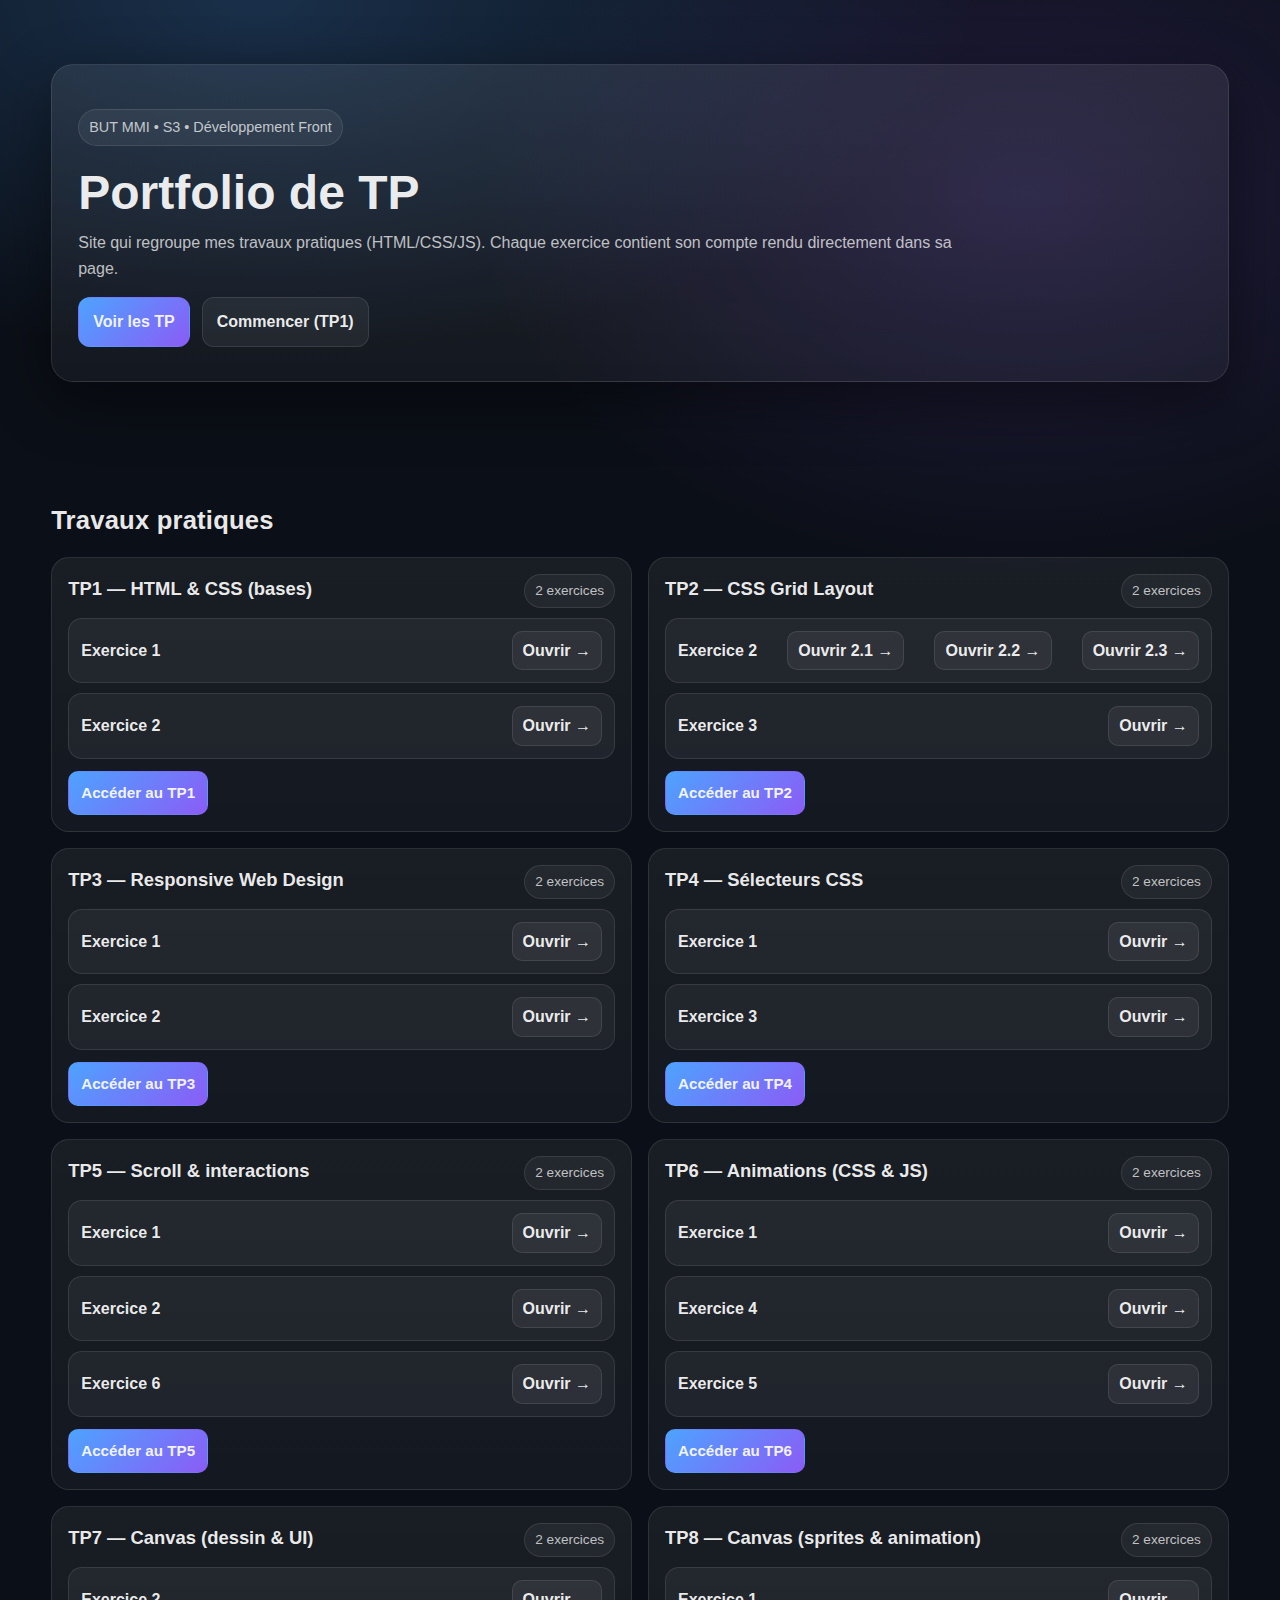
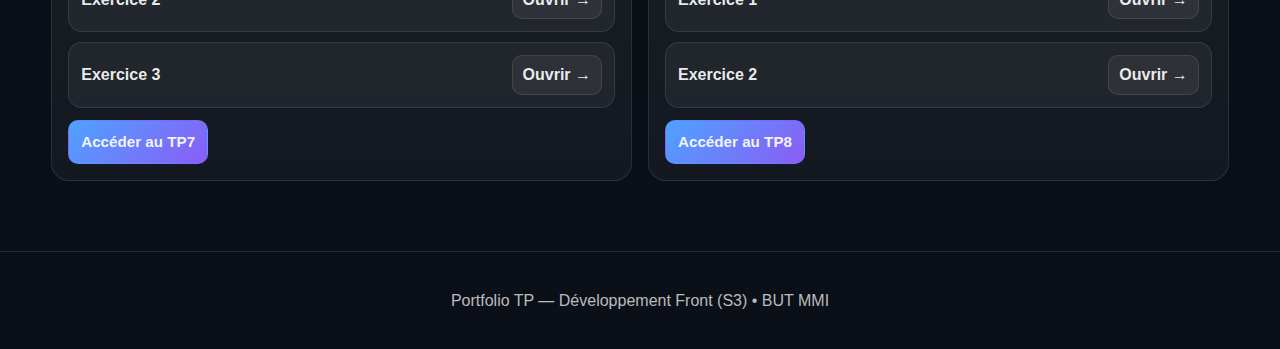
<file: index.html>
<!DOCTYPE html>
<html lang="fr">
<head>
  <meta charset="UTF-8" />
  <meta name="viewport" content="width=device-width, initial-scale=1.0"/>
  <title>Portfolio TP – Développement Front (S3)</title>
  <link rel="stylesheet" href="main.css" />
</head>
<body>

<header class="hero">
  <div class="hero__content">
    <p class="badge">BUT MMI • S3 • Développement Front</p>
    <h1>Portfolio de TP</h1>
    <p class="subtitle">
      Site qui regroupe mes travaux pratiques (HTML/CSS/JS). Chaque exercice contient son compte rendu directement dans sa page.
    </p>

    <div class="hero__actions">
      <a class="btn btn--primary" href="#tps">Voir les TP</a>
      <a class="btn btn--ghost" href="TP1/Exercice1/exo1.html">Commencer (TP1)</a>
    </div>
  </div>
</header>

<main class="wrap">

  <section class="section" id="tps">
    <h2 class="section__title">Travaux pratiques</h2>

    <div class="grid">

      <!-- TP1 -->
      <article class="tp">
        <div class="tp__top">
          <h3>TP1 — HTML & CSS (bases)</h3>
          <span class="tp__tag">2 exercices</span>
        </div>

        <div class="exo">
          <div class="exo__head">
            <h4>Exercice 1</h4>
            <a class="link" href="TP1/Exercice1/exo1.html">Ouvrir →</a>
          </div>
        </div>

        <div class="exo">
          <div class="exo__head">
            <h4>Exercice 2</h4>
            <a class="link" href="TP1/Exercice2/exo2.html">Ouvrir →</a>
          </div>
        </div>

        <div class="tp__nav">
          <a class="btn btn--small btn--primary" href="TP1/Exercice1/exo1.html">Accéder au TP1</a>
        </div>
      </article>

      <!-- TP2 -->
      <article class="tp">
        <div class="tp__top">
          <h3>TP2 — CSS Grid Layout</h3>
          <span class="tp__tag">2 exercices</span>
        </div>

        <div class="exo">
          <div class="exo__head">
            <h4>Exercice 2</h4>
            <a class="link" href="TP2/Exercice2.1/exo2.1.html">Ouvrir 2.1 →</a>
            <a class="link" href="TP2/Exercice2.2/exo2.2.html">Ouvrir 2.2 →</a>
            <a class="link" href="TP2/Exercice2.3/exo2.3.html">Ouvrir 2.3 →</a>
          </div>
        </div>

        <div class="exo">
          <div class="exo__head">
            <h4>Exercice 3</h4>
            <a class="link" href="TP2/Exercice3/exo3.html">Ouvrir →</a>
          </div>
        </div>

        <div class="tp__nav">
          <a class="btn btn--small btn--primary" href="TP2/Exercice2.1/exo2.1.html">Accéder au TP2</a>
        </div>
      </article>

      <!-- TP3 -->
      <article class="tp">
        <div class="tp__top">
          <h3>TP3 — Responsive Web Design</h3>
          <span class="tp__tag">2 exercices</span>
        </div>

        <div class="exo">
          <div class="exo__head">
            <h4>Exercice 1</h4>
            <a class="link" href="TP3/Exercice1/exo1.html">Ouvrir →</a>
          </div>
        </div>

        <div class="exo">
          <div class="exo__head">
            <h4>Exercice 2</h4>
            <a class="link" href="TP3/Exercice2/exo2.html">Ouvrir →</a>
          </div>
        </div>

        <div class="tp__nav">
          <a class="btn btn--small btn--primary" href="TP3/Exercice1/exo1.html">Accéder au TP3</a>
        </div>
      </article>

      <!-- TP4 -->
      <article class="tp">
        <div class="tp__top">
          <h3>TP4 — Sélecteurs CSS</h3>
          <span class="tp__tag">2 exercices</span>
        </div>

        <div class="exo">
          <div class="exo__head">
            <h4>Exercice 1</h4>
            <a class="link" href="TP4/Exercice1/exo1.html">Ouvrir →</a>
          </div>
        </div>

        <div class="exo">
          <div class="exo__head">
            <h4>Exercice 3</h4>
            <a class="link" href="TP4/Exercice3/exo3.html">Ouvrir →</a>
          </div>
        </div>

        <div class="tp__nav">
          <a class="btn btn--small btn--primary" href="TP4/Exercice1/exo1.html">Accéder au TP4</a>
        </div>
      </article>

      <!-- TP5 -->
      <article class="tp">
        <div class="tp__top">
          <h3>TP5 — Scroll & interactions</h3>
          <span class="tp__tag">2 exercices</span>
        </div>

        <div class="exo">
          <div class="exo__head">
            <h4>Exercice 1</h4>
            <a class="link" href="TP5/Exercice1/exo1.html">Ouvrir →</a>
          </div>
        </div>

        <div class="exo">
          <div class="exo__head">
            <h4>Exercice 2</h4>
            <a class="link" href="TP5/Exercice2/exo2.html">Ouvrir →</a>
          </div>
        </div>

        <div class="exo">
          <div class="exo__head">
           <h4>Exercice 6</h4>
           <a class="link" href="TP5/Exercice6/exo6.html">Ouvrir →</a>
          </div>
        </div>


        <div class="tp__nav">
          <a class="btn btn--small btn--primary" href="TP5/Exercice1/exo1.html">Accéder au TP5</a>
     </div>
      </article>

      <!-- TP6 -->
      <article class="tp">
        <div class="tp__top">
          <h3>TP6 — Animations (CSS & JS)</h3>
          <span class="tp__tag">2 exercices</span>
        </div>

        <div class="exo">
          <div class="exo__head">
            <h4>Exercice 1</h4>
            <a class="link" href="TP6/Exercice1/exo1.html">Ouvrir →</a>
          </div>
        </div>

        <div class="exo">
          <div class="exo__head">
            <h4>Exercice 4</h4>
            <a class="link" href="TP6/Exercice4/exo4.html">Ouvrir →</a>
          </div>
        </div>


        <div class="exo">
          <div class="exo__head">
           <h4>Exercice 5</h4>
           <a class="link" href="TP6/Exercice5/exo5.html">Ouvrir →</a>
         </div>
        </div>


        <div class="tp__nav">
          <a class="btn btn--small btn--primary" href="TP6/Exercice1/exo1.html">Accéder au TP6</a>
        </div>
      </article>

      <!-- TP7 -->
      <article class="tp">
        <div class="tp__top">
          <h3>TP7 — Canvas (dessin & UI)</h3>
          <span class="tp__tag">2 exercices</span>
        </div>

        <div class="exo">
          <div class="exo__head">
            <h4>Exercice 2</h4>
            <a class="link" href="TP7/Exercice2/exo2.html">Ouvrir →</a>
          </div>
        </div>

        <div class="exo">
          <div class="exo__head">
            <h4>Exercice 3</h4>
            <a class="link" href="TP7/Exercice3/exo3.html">Ouvrir →</a>
          </div>
        </div>

        <div class="tp__nav">
          <a class="btn btn--small btn--primary" href="TP7/Exercice2/exo2.html">Accéder au TP7</a>
        </div>
      </article>

      <!-- TP8 -->
      <article class="tp">
        <div class="tp__top">
          <h3>TP8 — Canvas (sprites & animation)</h3>
          <span class="tp__tag">2 exercices</span>
        </div>

        <div class="exo">
          <div class="exo__head">
            <h4>Exercice 1</h4>
            <a class="link" href="TP8/Exercice1/exo1.html">Ouvrir →</a>
          </div>
        </div>

        <div class="exo">
          <div class="exo__head">
            <h4>Exercice 2</h4>
            <a class="link" href="TP8/Exercice2/exo2.html">Ouvrir →</a>
          </div>
        </div>

        <div class="tp__nav">
          <a class="btn btn--small btn--primary" href="TP8/Exercice1/exo1.html">Accéder au TP8</a>
        </div>
      </article>

    </div>
  </section>

</main>

<footer class="footer">
  <p>Portfolio TP — Développement Front (S3) • BUT MMI</p>
</footer>

</body>
</html>
</file>
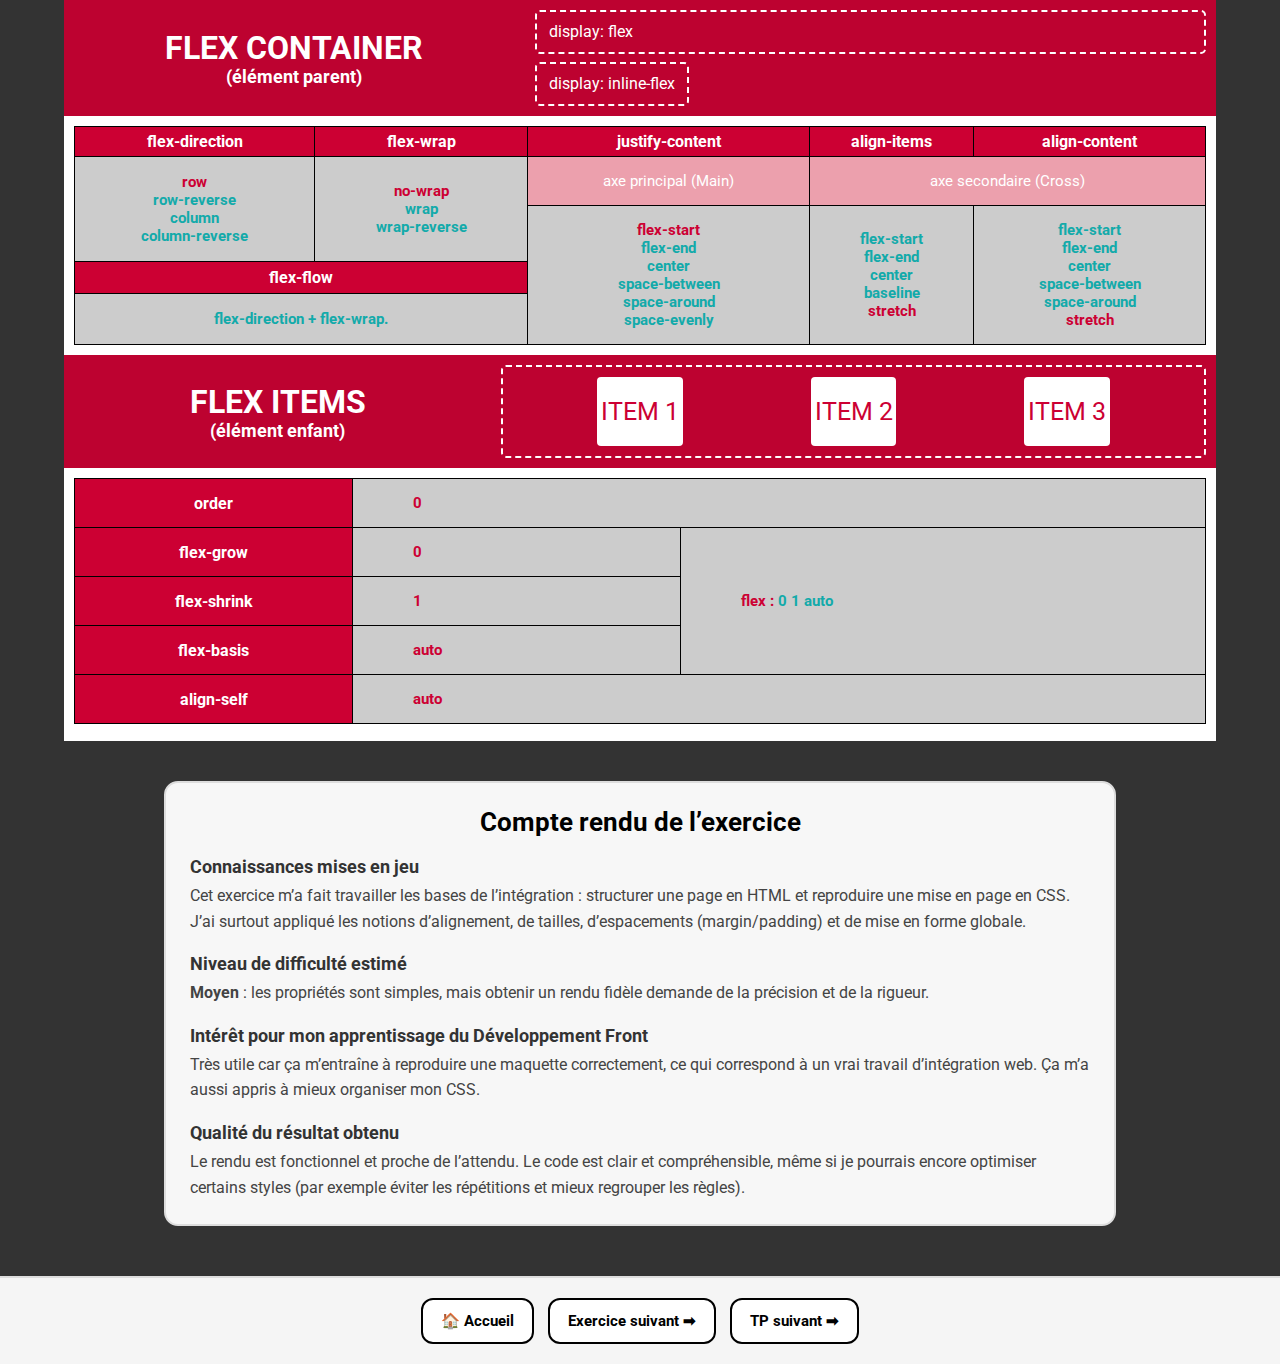
<file: TP1/Exercice1/exo1.html>
<!DOCTYPE html>
<html lang="fr">
<head>
    <meta charset="UTF-8" />
    <meta name="viewport" content="width=device-width, initial-scale=1.0" />
    <title>Exercice 1</title>
    <link rel="stylesheet" href="exo1.css" />
    <link rel="stylesheet" href="../../css/configuration.css">
    <link rel="stylesheet" href="../../css/explication.css">
    <link rel="preconnect" href="https://fonts.googleapis.com">
    <link rel="preconnect" href="https://fonts.gstatic.com" crossorigin>
    <link href="https://fonts.googleapis.com/css2?family=Roboto:wght@400;700&display=swap" rel="stylesheet">
</head>
<body>
    <main>
        <section>
            <header>
                <div class="gauche">
                    <h1>FLEX CONTAINER</h1>
                    <h2>(élément parent)</h2>
                </div>
                <div class="droite">
                    <div>display: flex</div>
                    <div id="deux">display: inline-flex</div>
                </div>
            </header>
            <div>
                <table class="table1">
                    <tr>
                        <th>flex-direction</th>
                        <th>flex-wrap</th>
                        <th>justify-content</th>
                        <th>align-items</th>
                        <th>align-content</th>
                    </tr>
                    <tr>
                        <td class="texte" rowspan="2">
                            row<br />
                            row-reverse<br />
                            column<br />
                            column-reverse<br />
                        </td>
                        <td class="texte" rowspan="2">
                            no-wrap<br />
                            wrap<br />
                            wrap-reverse
                        </td>
                        <td class="st">axe principal (Main)</td>
                        <td class="st" colspan="2">axe secondaire (Cross)</td>
                    </tr>
                    <tr>
                        <td class="texte" rowspan="3">
                            flex-start<br />
                            flex-end<br />
                            center<br />
                            space-between<br />
                            space-around<br />
                            space-evenly
                            
                        </td>
                        <td class="texte2" rowspan="3">
                            flex-start<br />
                            flex-end<br />
                            center<br />
                            baseline<br />
                            <div class="rouge">stretch</div> 

                        </td>
                        <td class="texte2" rowspan="3">
                            flex-start<br />
                            flex-end<br />
                            center<br />
                            space-between<br />
                            space-around<br />
                            <div class="rouge">stretch</div> 

                        </td>
                    </tr>
                    <tr>
                        <th colspan="2">flex-flow</th>
                    </tr>
                    <tr>
                        <td class="texte2" colspan="2">flex-direction + flex-wrap.</td>
                    </tr>
                </table>
            </div>
        </section>
        <section>
            <header>
                <div class="gauche">
                    <h1>FLEX ITEMS</h1>
                    <h2>(élément enfant)</h2>
                </div>
                <div class="droite2">
                    <div>ITEM 1</div>
                    <div>ITEM 2</div>
                    <div>ITEM 3</div>
                </div>
            </header>
            <table class="table2">
                    <tr>
                        <th colspan="1" class="titre">order</th>
                        <td colspan="3">0</th>
                    </tr>
                    <tr>
                        <th class="titre">
                            flex-grow
                        </td>
                        <td>
                            0
                        </td>
                        <td rowspan="3">
                            <span>flex :</span> 
                            <span class="auto">0 1 auto</span>
                        </td>
                    </tr>
                    <tr>
                        <th class="titre">flex-shrink</td>
                        <td >1</td>
                    </tr>
                    <tr>
                        <th class="titre" >flex-basis</td>
                        <td >auto</td>
                    </tr>
                    <tr>
                        <th colspan="1" class="titre">align-self</td>
                        <td colspan="3" >auto</td>
                    </tr>
                </table>
                <p class="espace">&nbsp</p>
        </section>
        
    </main>  

<section class="explication">
  <h2>Compte rendu de l’exercice</h2>

  <h3>Connaissances mises en jeu</h3>
  <p>
    Cet exercice m’a fait travailler les bases de l’intégration : structurer une page en HTML et reproduire une mise en page en CSS.
    J’ai surtout appliqué les notions d’alignement, de tailles, d’espacements (margin/padding) et de mise en forme globale.
  </p>

  <h3>Niveau de difficulté estimé</h3>
  <p>
    <strong>Moyen</strong> : les propriétés sont simples, mais obtenir un rendu fidèle demande de la précision et de la rigueur.
  </p>

  <h3>Intérêt pour mon apprentissage du Développement Front</h3>
  <p>
    Très utile car ça m’entraîne à reproduire une maquette correctement, ce qui correspond à un vrai travail d’intégration web.
    Ça m’a aussi appris à mieux organiser mon CSS.
  </p>

  <h3>Qualité du résultat obtenu</h3>
  <p>
    Le rendu est fonctionnel et proche de l’attendu. Le code est clair et compréhensible, même si je pourrais encore optimiser certains styles
    (par exemple éviter les répétitions et mieux regrouper les règles).
  </p>
</section>


<nav class="navigation">
  <a href="../../index.html">🏠 Accueil</a>

  
  <a href="../Exercice2/exo2.html">Exercice suivant ➡</a>

  
  <a href="../../TP2/Exercice2.1/exo2.1.html">TP suivant ➡</a>
</nav>



</body>
</html>
</file>
<file: main.css>
/* =========================
   BASE
   ========================= */
*{ box-sizing: border-box; }

:root{
  --bg: #0b0f17;
  --card: rgba(255,255,255,0.06);
  --card2: rgba(255,255,255,0.08);
  --border: rgba(255,255,255,0.10);
  --text: rgba(255,255,255,0.92);
  --muted: rgba(255,255,255,0.72);
  --accent: #4da3ff;
  --accent2: #8b5cf6;
}

body{
  margin: 0;
  font-family: Arial, Helvetica, sans-serif;
  background: radial-gradient(1200px 600px at 20% 0%, rgba(77,163,255,0.22), transparent 60%),
              radial-gradient(1000px 700px at 80% 10%, rgba(139,92,246,0.18), transparent 55%),
              var(--bg);
  color: var(--text);
  line-height: 1.6;
}

a{ color: inherit; }
p{ margin: 0.6rem 0; }
ul{ margin: 0.6rem 0 0; padding-left: 1.2rem; }
li{ margin: 0.35rem 0; }

.wrap{
  width: min(1200px, 92vw);
  margin: 0 auto;
  padding: 40px 0 70px;
}

.section{
  margin-top: 36px;
}

.section__title{
  font-size: 1.6rem;
  margin: 0 0 16px;
  letter-spacing: 0.2px;
}

/* =========================
   HERO
   ========================= */
.hero{
  padding: 64px 0 42px;
}

.hero__content{
  width: min(1200px, 92vw);
  margin: 0 auto;
  padding: 34px 26px;
  border-radius: 22px;
  border: 1px solid var(--border);
  background: linear-gradient(180deg, rgba(255,255,255,0.08), rgba(255,255,255,0.04));
  box-shadow: 0 18px 60px rgba(0,0,0,0.45);
}

.badge{
  display: inline-block;
  padding: 6px 10px;
  border-radius: 999px;
  border: 1px solid var(--border);
  background: rgba(255,255,255,0.06);
  color: var(--muted);
  font-size: 0.9rem;
}

.hero h1{
  margin: 12px 0 10px;
  font-size: clamp(2rem, 4vw, 3rem);
  line-height: 1.1;
}

.subtitle{
  max-width: 900px;
  color: var(--muted);
}

.hero__actions{
  margin-top: 16px;
  display: flex;
  gap: 12px;
  flex-wrap: wrap;
}

.btn{
  display: inline-flex;
  align-items: center;
  justify-content: center;
  gap: 8px;
  padding: 11px 14px;
  border-radius: 12px;
  border: 1px solid var(--border);
  text-decoration: none;
  font-weight: 700;
  transition: transform .15s ease, background .15s ease, border-color .15s ease;
}

.btn:hover{
  transform: translateY(-1px);
  border-color: rgba(255,255,255,0.22);
}

.btn--primary{
  background: linear-gradient(135deg, var(--accent), var(--accent2));
  border-color: transparent;
}

.btn--ghost{
  background: rgba(255,255,255,0.06);
}

.btn--small{
  padding: 9px 12px;
  border-radius: 10px;
  font-size: 0.95rem;
}

/* =========================
   SUMMARY
   ========================= */
.summary{
  display: grid;
  grid-template-columns: 1fr 1fr;
  gap: 14px;
}

.summary__card{
  border: 1px solid var(--border);
  background: var(--card);
  border-radius: 18px;
  padding: 18px 18px;
}

.summary__card h3{
  margin: 0 0 6px;
  font-size: 1.05rem;
}

.summary__card p{
  color: var(--muted);
}

/* =========================
   TP GRID
   ========================= */
.grid{
  display: grid;
  grid-template-columns: repeat(2, minmax(0, 1fr));
  gap: 16px;
}

.tp{
  border: 1px solid var(--border);
  background: linear-gradient(180deg, var(--card), rgba(255,255,255,0.04));
  border-radius: 18px;
  padding: 16px;
}

.tp__top{
  display: flex;
  align-items: baseline;
  justify-content: space-between;
  gap: 12px;
  margin-bottom: 10px;
}

.tp__top h3{
  margin: 0;
  font-size: 1.15rem;
}

.tp__tag{
  font-size: 0.85rem;
  color: var(--muted);
  border: 1px solid var(--border);
  background: rgba(255,255,255,0.05);
  padding: 5px 10px;
  border-radius: 999px;
  white-space: nowrap;
}

.exo{
  border: 1px solid rgba(255,255,255,0.10);
  background: rgba(255,255,255,0.05);
  border-radius: 14px;
  padding: 12px 12px;
  margin-top: 10px;
}

.exo__head{
  display: flex;
  align-items: center;
  justify-content: space-between;
  gap: 10px;
}

.exo__head h4{
  margin: 0;
  font-size: 1rem;
}

.exo p{
  color: var(--muted);
  margin-top: 6px;
  font-size: 0.95rem;
}

.link{
  color: rgba(255,255,255,0.92);
  text-decoration: none;
  font-weight: 700;
  padding: 6px 10px;
  border-radius: 10px;
  background: rgba(255,255,255,0.06);
  border: 1px solid rgba(255,255,255,0.10);
}

.link:hover{
  background: rgba(255,255,255,0.10);
}

.tp__nav{
  margin-top: 12px;
}

/* =========================
   FOOTER
   ========================= */
.footer{
  border-top: 1px solid var(--border);
  padding: 26px 0;
  text-align: center;
  color: var(--muted);
}

/* =========================
   RESPONSIVE
   ========================= */
@media (max-width: 900px){
  .summary{ grid-template-columns: 1fr; }
  .grid{ grid-template-columns: 1fr; }
}
</file>
<file: TP1/Exercice1/exo1.css>
body {
    background-color: #333333;
    margin: 0;
    font-family: Arial, Helvetica, sans-serif;
    font-family: 'Roboto', sans-serif;
}

main {
    background-color: white;
    width: 90vw;
    margin-left: auto;
    margin-right: auto;
}

header {
    display: flex;
    background-color: #bd0230;
    color: white;
}

h1 {
    text-align: center;
    margin: 0;
}

h2 {
    text-align: center;
    margin: 0;
    font-size: 1.1rem;
}

.gauche {
    width: 40%;
    display: flex;
    flex-direction: column;
    justify-content: center;
}

.droite {
    width: 60%;
    line-height: 100%;
}

.droite div {
    border : dashed 2px white;
    border-radius: 5px;
    margin: 10px;
    padding: 12px;
}

#deux {
    display: inline-block;
    margin-top: -2px;
}

table {
    border-collapse: collapse;
    width: calc(100% - 20px);
    margin: 10px;
    
}

.table1 td  {
    border : solid 1px black;
    text-align: center;
    padding: 15px;
    font-size: 15px;
}

th {
    border : solid 1px black;
    background-color: #CC0033;
    color: white;
    padding: 5px;
}
.droite2 {
    border : dashed 2px white;
    border-radius: 5px;
    margin: 10px;
    padding: 30px;
    display: flex;
    width: 60%;
}
.droite2 div{
    margin-left: 10%;
    margin-right: 10%;
    margin-top: -20px;
    margin-bottom: -20px;
    padding-top: 20px;
    padding-bottom: 20px;
    text-align: center;
    color: #CC0033;
    background-color: white;
    width: 100%;
    border-radius: 4px;
    font-size: 25px;
}
.titre {
    background-color: #CC0033;
    color: white;
}
.table2{
    margin-bottom: 10px;
    font-weight: bold;
}
.table2 td{
    border : solid 1px black;
    color: #CC0033;
    padding: 15px;
    font-size: 15px;
    background-color: rgb(204, 204, 204);
    padding-left: 60px;
    
    
}
.st{
    background-color: rgb(236, 160, 173);
    color: white;
}
.texte{
    background-color: rgb(204, 204, 204);
    color: rgb(19, 170, 170);
    font-weight: bold;
}
.texte::first-line{
    color: #CC0033;
}
.texte2{
    color: rgb(19, 170, 170);
    background-color: rgb(204, 204, 204);
    font-weight: bold;
}
.rouge{
    color: #CC0033;
}
p{
    color: rgb(19, 170, 170);
    
}
.espace{
    max-height: 1px;
}

.auto{
    color: rgb(19, 170, 170);
    font-weight: bold;
}
</file>
<file: css/configuration.css>
/* =========================
   NAVIGATION EXERCICES / TP
   ========================= */

.navigation {
  margin-top: 50px;
  padding: 20px 15px;
  display: flex;
  flex-wrap: wrap;
  justify-content: center;
  gap: 14px;

  background: #f5f5f5;
  border-top: 2px solid #ddd;
}

/* Boutons actifs */
.navigation a {
  display: inline-flex;
  align-items: center;
  gap: 8px;

  padding: 12px 18px;
  border-radius: 12px;

  text-decoration: none;
  font-weight: 700;
  font-size: 0.95rem;

  background: #ffffff;
  color: #000;

  border: 2px solid #000;
  transition: all 0.2s ease;
}

/* Hover */
.navigation a:hover {
  background: #000;
  color: #fff;
  transform: translateY(-2px);
}

/* Bouton Accueil (mise en valeur) */
.navigation a.home {
  background: #000;
  color: #fff;
  border-color: #000;
}

.navigation a.home:hover {
  background: #333;
}

/* Boutons désactivés */
.navigation span {
  display: inline-flex;
  align-items: center;

  padding: 12px 18px;
  border-radius: 12px;

  font-weight: 700;
  font-size: 0.95rem;

  background: #ddd;
  color: #777;

  border: 2px solid #bbb;
  cursor: not-allowed;
}

/* Séparateur visuel optionnel */
.navigation .sep {
  width: 10px;
  height: 10px;
  border-radius: 50%;
  background: #aaa;
  align-self: center;
}

/* Responsive */
@media (max-width: 600px) {
  .navigation {
    gap: 10px;
  }

  .navigation a,
  .navigation span {
    padding: 10px 14px;
    font-size: 0.85rem;
  }
}
</file>
<file: css/explication.css>
.explication {
  margin-top: 40px;
  padding: 24px;
  max-width: 900px;
  margin-left: auto;
  margin-right: auto;

  background: #f7f7f7;
  border-radius: 14px;
  border: 2px solid #ddd;
}

.explication h2 {
  margin-top: 0;
  margin-bottom: 16px;
  font-size: 1.6rem;
}

.explication h3 {
  margin-top: 20px;
  margin-bottom: 6px;
  font-size: 1.1rem;
  color: #333;
}

.explication p {
  margin: 0;
  line-height: 1.6;
  color: #444;
}
</file>
